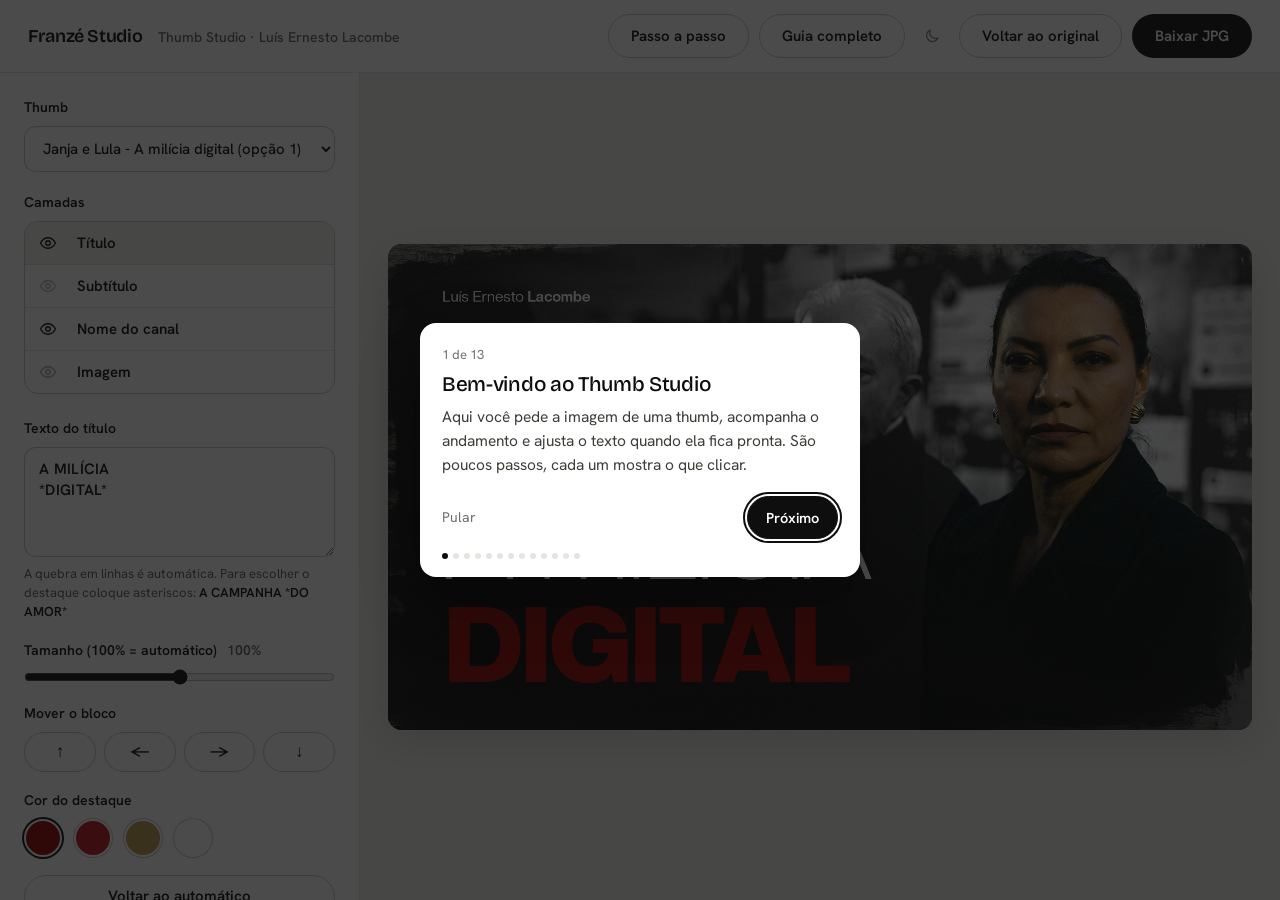
<file: index.html>
<!doctype html>
<html lang="pt-BR">
<head>
<meta charset="utf-8">
<meta name="viewport" content="width=device-width, initial-scale=1">
<title>Thumb Studio · Franzé Studio</title>
<meta name="robots" content="noindex, nofollow">
<link rel="preconnect" href="https://fonts.googleapis.com">
<link rel="preconnect" href="https://fonts.gstatic.com" crossorigin>
<link href="https://fonts.googleapis.com/css2?family=Bricolage+Grotesque:opsz,wght@12..96,500;12..96,600&family=Hanken+Grotesk:wght@400;500;600&display=swap" rel="stylesheet">
<script src="tema.js"></script>
<link rel="stylesheet" href="style.css">
</head>
<body>
<header class="topo">
  <div class="marca">Franzé Studio <span>Thumb Studio · Luís Ernesto Lacombe</span></div>
  <div class="topo-acoes">
    <button id="btnTour" class="btn btn-2" type="button">Passo a passo</button>
    <a class="btn btn-2" href="tutorial.html" style="text-decoration:none">Guia completo</a>
    <span class="tema-topo" data-tema></span>
    <button id="btnReset" class="btn btn-2" type="button">Voltar ao original</button>
    <button id="btnBaixar" class="btn btn-1" type="button">Baixar JPG</button>
  </div>
</header>

<main class="app">
  <aside class="painel">
    <label class="campo">
      <span>Thumb</span>
      <select id="selThumb"></select>
    </label>

    <div class="campo">
      <span>Camadas</span>
      <ul id="camadas" class="camadas"></ul>
    </div>
    <div id="props" class="props"></div>

    <div id="aviso" class="aviso" hidden></div>

    <dl class="info">
      <dt>Padrão</dt><dd id="infoPadrao"></dd>
      <dt>Corpo do texto</dt><dd id="infoCorpo"></dd>
      <dt>Linhas</dt><dd id="infoLinhas"></dd>
    </dl>

    <details class="pedido" id="pedido">
      <summary>Pedir uma nova imagem</summary>
      <form class="pedido-corpo" id="formPedido" autocomplete="off">
        <label class="campo">
          <span>Seu nome</span>
          <input id="pdNome" type="text" maxlength="80" placeholder="Para eu saber quem pediu">
        </label>
        <label class="campo">
          <span>Padrão</span>
          <select id="pdPadrao">
            <option value="thumbnail">Thumbnail (vermelho, P&amp;B)</option>
            <option value="live">Live (dourado, convidados em cor)</option>
          </select>
        </label>
        <label class="campo">
          <span>O que a imagem vai descrever? (1 linha)</span>
          <input id="pdDescricao" type="text" maxlength="400" placeholder="Ex.: Lula e Flávio Bolsonaro frente a frente, com o STF ao fundo" required>
        </label>
        <label class="campo">
          <span>Quem fica em evidência?</span>
          <input id="pdPessoas" type="text" maxlength="300" placeholder="Ex.: Lula (principal) e Flávio Bolsonaro">
        </label>
        <label class="campo">
          <span>Texto da thumb (opcional)</span>
          <input id="pdCopy" type="text" maxlength="200" placeholder="Deixe em branco para o estúdio sugerir opções">
        </label>
        <label class="campo">
          <span>Fotos das pessoas (opcional)</span>
          <input id="pdFotos" type="file" accept="image/*" multiple>
          <small>Anexe só se não houver boa foto na internet. Até 3 fotos.</small>
        </label>
        <input id="pdSite" type="text" tabindex="-1" autocomplete="off" aria-hidden="true" style="position:absolute;left:-9999px;opacity:0">
        <button id="btnPedido" class="btn btn-2" type="submit">Enviar pedido</button>
        <p id="pdMsg" class="msg" hidden></p>
      </form>
    </details>

    <section class="meus" id="meusPedidos" hidden>
      <h3>Meus pedidos</h3>
      <ul id="listaPedidos"></ul>
    </section>

    <label class="chk"><input type="checkbox" id="chkRef"> Comparar com a versão do Photoshop</label>
    <label class="chk"><input type="checkbox" id="chkGuias"> Mostrar áreas livres (rosto)</label>
  </aside>

  <section class="palco">
    <div class="moldura"><canvas id="tela" width="1920" height="1080"></canvas></div>
  </section>
</main>

<script src="config.js"></script>
<script src="tour.js"></script>
<script type="module" src="app.js"></script>
</body>
</html>
</file>
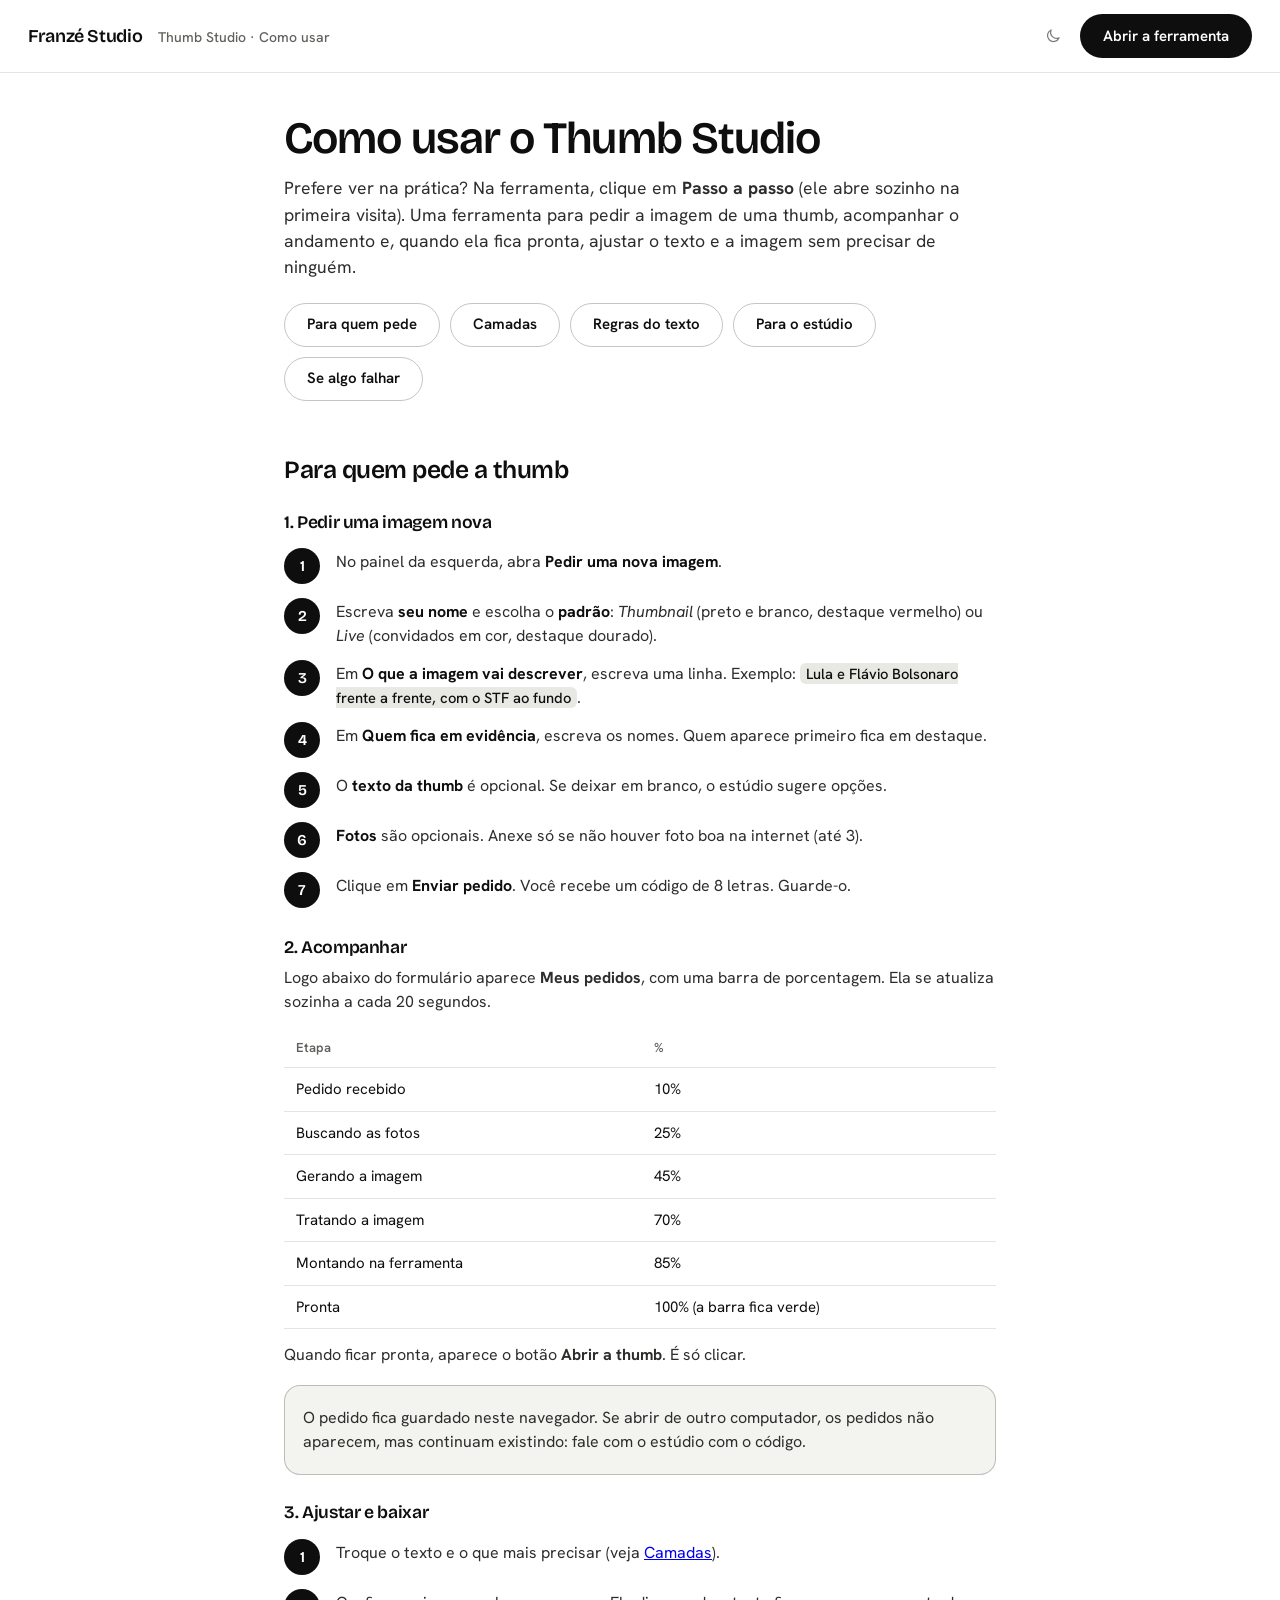
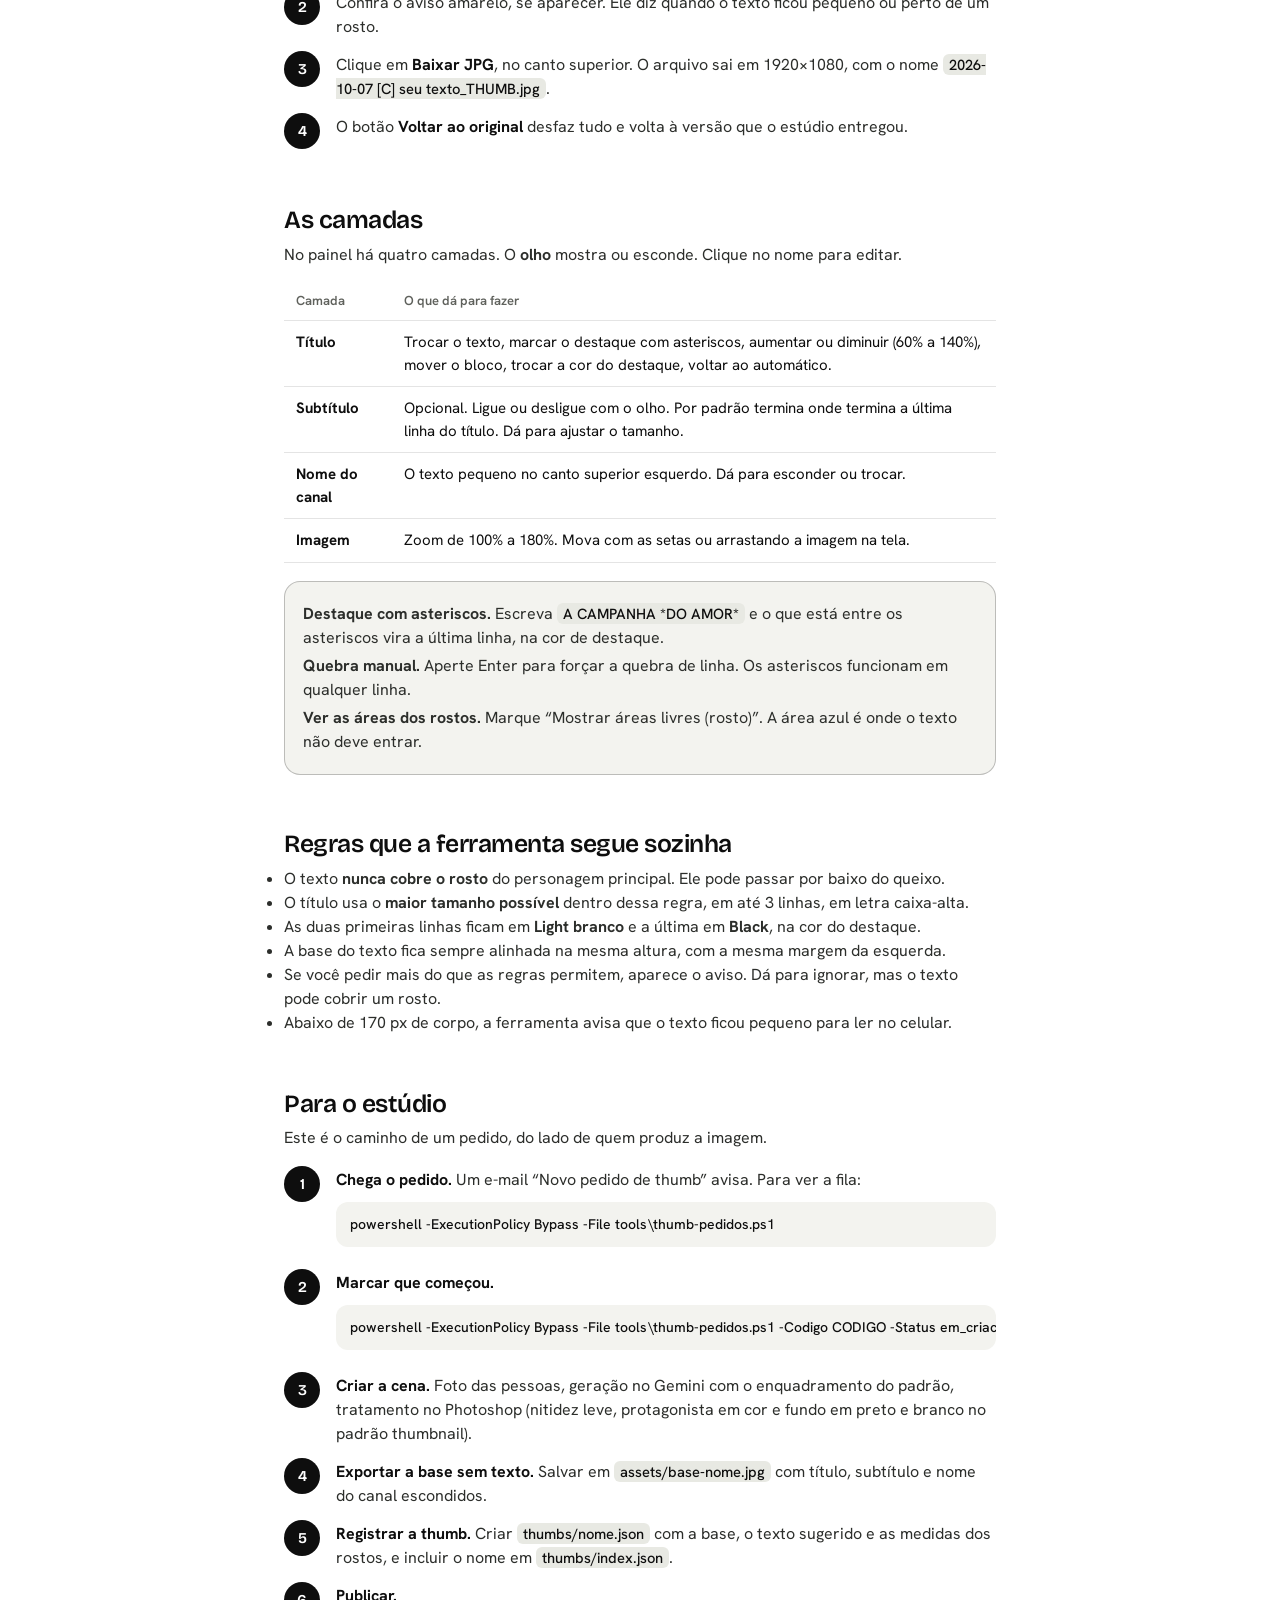
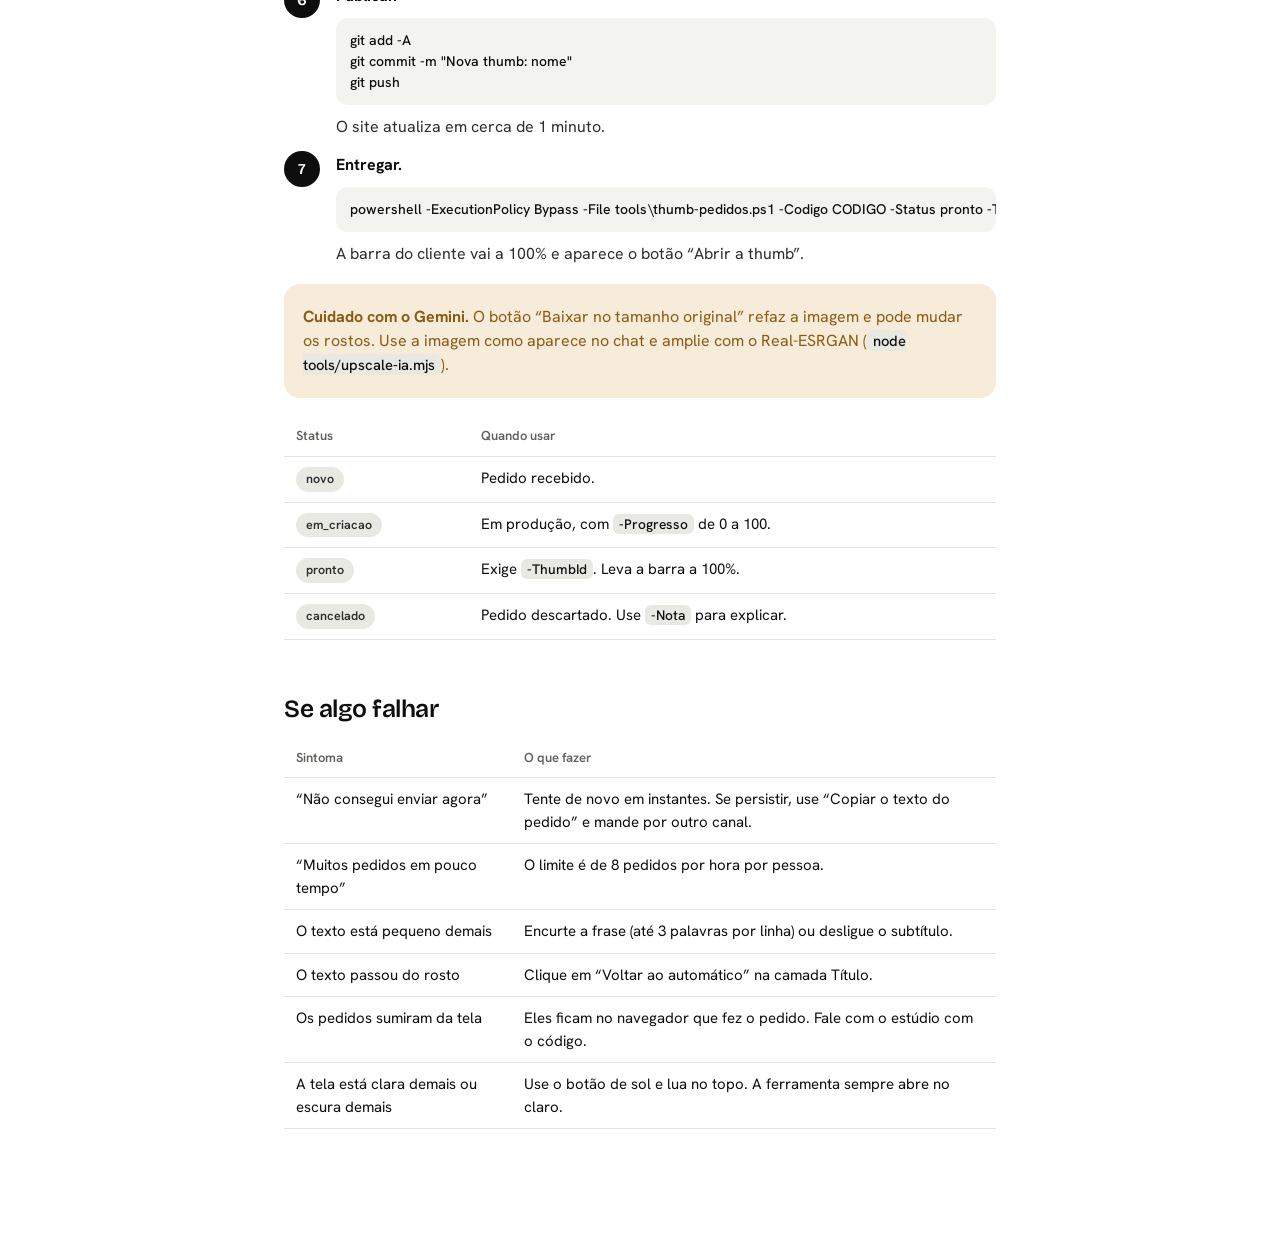
<file: tutorial.html>
<!doctype html>
<html lang="pt-BR">
<head>
<meta charset="utf-8">
<meta name="viewport" content="width=device-width, initial-scale=1">
<title>Como usar · Thumb Studio</title>
<meta name="robots" content="noindex, nofollow">
<link rel="preconnect" href="https://fonts.googleapis.com">
<link rel="preconnect" href="https://fonts.gstatic.com" crossorigin>
<link href="https://fonts.googleapis.com/css2?family=Bricolage+Grotesque:opsz,wght@12..96,500;12..96,600&family=Hanken+Grotesk:wght@400;500;600&display=swap" rel="stylesheet">
<script src="tema.js"></script>
<link rel="stylesheet" href="style.css">
<style>
  body { height: auto; }
  .topo { position: sticky; top: 0; z-index: 5; }
  .doc { max-width: 760px; margin: 0 auto; padding: 40px 24px 96px; }
  .doc h1 { font-size: clamp(2rem, 5vw, 2.8rem); margin-bottom: 12px; }
  .doc h2 { font-size: 1.55rem; margin: 56px 0 8px; }
  .doc h3 { font-size: 1.1rem; margin: 28px 0 6px; }
  .doc p, .doc li { color: var(--ink-2); }
  .doc p { margin: 8px 0; }
  .lede { font-size: 1.1rem; color: var(--ink-dim); }
  .passos { list-style: none; counter-reset: p; display: flex; flex-direction: column; gap: 14px; margin: 18px 0; padding: 0; }
  .passos li { counter-increment: p; position: relative; padding: 0 0 0 52px; min-height: 36px; }
  .passos li::before { content: counter(p); position: absolute; left: 0; top: -2px; width: 36px; height: 36px; border-radius: 50%; display: grid; place-items: center; background: var(--btn); color: var(--btn-txt); font: 600 15px 'Bricolage Grotesque', sans-serif; }
  .passos b { color: var(--ink); }
  .caixa { border: 1px solid var(--line-2); border-radius: 16px; padding: 16px 18px; margin: 18px 0; background: var(--cinza); }
  .caixa p { margin: 4px 0; }
  .caixa.aviso2 { background: var(--voce-f); border-color: transparent; }
  .caixa.aviso2 p { color: var(--voce); }
  code, pre { font-family: 'Hanken Grotesk', sans-serif; font-weight: 500; }
  pre { background: var(--cinza); border-radius: 12px; padding: 12px 14px; overflow: auto; font-size: 14px; line-height: 1.5; margin: 10px 0; color: var(--ink); }
  code { background: var(--cinza-2); border-radius: 6px; padding: 1px 6px; font-size: .92em; color: var(--ink); }
  table { width: 100%; border-collapse: collapse; margin: 14px 0; font-size: 15px; }
  th, td { text-align: left; padding: 10px 12px; border-bottom: 1px solid var(--line); vertical-align: top; }
  th { color: var(--ink-dim); font-weight: 600; font-size: 13px; text-transform: none; }
  nav.indice { display: flex; gap: 10px; flex-wrap: wrap; margin: 22px 0 8px; }
  nav.indice a { text-decoration: none; }
  .tag { display: inline-block; font-size: 12.5px; font-weight: 600; padding: 3px 10px; border-radius: 999px; background: var(--cinza-2); color: var(--ink-2); margin-right: 6px; }
</style>
</head>
<body>
<header class="topo">
  <div class="marca">Franzé Studio <span>Thumb Studio · Como usar</span></div>
  <div class="topo-acoes">
    <span class="tema-topo" data-tema></span>
    <a class="btn btn-1" href="index.html" style="text-decoration:none">Abrir a ferramenta</a>
  </div>
</header>

<main class="doc">
  <h1>Como usar o Thumb Studio</h1>
  <p class="lede">Prefere ver na prática? Na ferramenta, clique em <b>Passo a passo</b> (ele abre sozinho na primeira visita). Uma ferramenta para pedir a imagem de uma thumb, acompanhar o andamento e, quando ela fica pronta, ajustar o texto e a imagem sem precisar de ninguém.</p>
  <nav class="indice" aria-label="Seções">
    <a class="btn btn-2" href="#cliente">Para quem pede</a>
    <a class="btn btn-2" href="#camadas">Camadas</a>
    <a class="btn btn-2" href="#regras">Regras do texto</a>
    <a class="btn btn-2" href="#estudio">Para o estúdio</a>
    <a class="btn btn-2" href="#problemas">Se algo falhar</a>
  </nav>

  <h2 id="cliente">Para quem pede a thumb</h2>
  <h3>1. Pedir uma imagem nova</h3>
  <ol class="passos">
    <li>No painel da esquerda, abra <b>Pedir uma nova imagem</b>.</li>
    <li>Escreva <b>seu nome</b> e escolha o <b>padrão</b>: <i>Thumbnail</i> (preto e branco, destaque vermelho) ou <i>Live</i> (convidados em cor, destaque dourado).</li>
    <li>Em <b>O que a imagem vai descrever</b>, escreva uma linha. Exemplo: <code>Lula e Flávio Bolsonaro frente a frente, com o STF ao fundo</code>.</li>
    <li>Em <b>Quem fica em evidência</b>, escreva os nomes. Quem aparece primeiro fica em destaque.</li>
    <li>O <b>texto da thumb</b> é opcional. Se deixar em branco, o estúdio sugere opções.</li>
    <li><b>Fotos</b> são opcionais. Anexe só se não houver foto boa na internet (até 3).</li>
    <li>Clique em <b>Enviar pedido</b>. Você recebe um código de 8 letras. Guarde-o.</li>
  </ol>

  <h3>2. Acompanhar</h3>
  <p>Logo abaixo do formulário aparece <b>Meus pedidos</b>, com uma barra de porcentagem. Ela se atualiza sozinha a cada 20 segundos.</p>
  <table>
    <tr><th>Etapa</th><th>%</th></tr>
    <tr><td>Pedido recebido</td><td>10%</td></tr>
    <tr><td>Buscando as fotos</td><td>25%</td></tr>
    <tr><td>Gerando a imagem</td><td>45%</td></tr>
    <tr><td>Tratando a imagem</td><td>70%</td></tr>
    <tr><td>Montando na ferramenta</td><td>85%</td></tr>
    <tr><td>Pronta</td><td>100% (a barra fica verde)</td></tr>
  </table>
  <p>Quando ficar pronta, aparece o botão <b>Abrir a thumb</b>. É só clicar.</p>
  <div class="caixa"><p>O pedido fica guardado neste navegador. Se abrir de outro computador, os pedidos não aparecem, mas continuam existindo: fale com o estúdio com o código.</p></div>

  <h3>3. Ajustar e baixar</h3>
  <ol class="passos">
    <li>Troque o texto e o que mais precisar (veja <a href="#camadas">Camadas</a>).</li>
    <li>Confira o aviso amarelo, se aparecer. Ele diz quando o texto ficou pequeno ou perto de um rosto.</li>
    <li>Clique em <b>Baixar JPG</b>, no canto superior. O arquivo sai em 1920×1080, com o nome <code>2026-10-07 [C] seu texto_THUMB.jpg</code>.</li>
    <li>O botão <b>Voltar ao original</b> desfaz tudo e volta à versão que o estúdio entregou.</li>
  </ol>

  <h2 id="camadas">As camadas</h2>
  <p>No painel há quatro camadas. O <b>olho</b> mostra ou esconde. Clique no nome para editar.</p>
  <table>
    <tr><th>Camada</th><th>O que dá para fazer</th></tr>
    <tr><td><b>Título</b></td><td>Trocar o texto, marcar o destaque com asteriscos, aumentar ou diminuir (60% a 140%), mover o bloco, trocar a cor do destaque, voltar ao automático.</td></tr>
    <tr><td><b>Subtítulo</b></td><td>Opcional. Ligue ou desligue com o olho. Por padrão termina onde termina a última linha do título. Dá para ajustar o tamanho.</td></tr>
    <tr><td><b>Nome do canal</b></td><td>O texto pequeno no canto superior esquerdo. Dá para esconder ou trocar.</td></tr>
    <tr><td><b>Imagem</b></td><td>Zoom de 100% a 180%. Mova com as setas ou arrastando a imagem na tela.</td></tr>
  </table>
  <div class="caixa">
    <p><b>Destaque com asteriscos.</b> Escreva <code>A CAMPANHA *DO AMOR*</code> e o que está entre os asteriscos vira a última linha, na cor de destaque.</p>
    <p><b>Quebra manual.</b> Aperte Enter para forçar a quebra de linha. Os asteriscos funcionam em qualquer linha.</p>
    <p><b>Ver as áreas dos rostos.</b> Marque “Mostrar áreas livres (rosto)”. A área azul é onde o texto não deve entrar.</p>
  </div>

  <h2 id="regras">Regras que a ferramenta segue sozinha</h2>
  <ul>
    <li>O texto <b>nunca cobre o rosto</b> do personagem principal. Ele pode passar por baixo do queixo.</li>
    <li>O título usa o <b>maior tamanho possível</b> dentro dessa regra, em até 3 linhas, em letra caixa-alta.</li>
    <li>As duas primeiras linhas ficam em <b>Light branco</b> e a última em <b>Black</b>, na cor do destaque.</li>
    <li>A base do texto fica sempre alinhada na mesma altura, com a mesma margem da esquerda.</li>
    <li>Se você pedir mais do que as regras permitem, aparece o aviso. Dá para ignorar, mas o texto pode cobrir um rosto.</li>
    <li>Abaixo de 170 px de corpo, a ferramenta avisa que o texto ficou pequeno para ler no celular.</li>
  </ul>

  <h2 id="estudio">Para o estúdio</h2>
  <p>Este é o caminho de um pedido, do lado de quem produz a imagem.</p>
  <ol class="passos">
    <li><b>Chega o pedido.</b> Um e-mail “Novo pedido de thumb” avisa. Para ver a fila: <pre>powershell -ExecutionPolicy Bypass -File tools\thumb-pedidos.ps1</pre></li>
    <li><b>Marcar que começou.</b> <pre>powershell -ExecutionPolicy Bypass -File tools\thumb-pedidos.ps1 -Codigo CODIGO -Status em_criacao -Progresso 25 -Etapa "Buscando as fotos"</pre></li>
    <li><b>Criar a cena.</b> Foto das pessoas, geração no Gemini com o enquadramento do padrão, tratamento no Photoshop (nitidez leve, protagonista em cor e fundo em preto e branco no padrão thumbnail).</li>
    <li><b>Exportar a base sem texto.</b> Salvar em <code>assets/base-nome.jpg</code> com título, subtítulo e nome do canal escondidos.</li>
    <li><b>Registrar a thumb.</b> Criar <code>thumbs/nome.json</code> com a base, o texto sugerido e as medidas dos rostos, e incluir o nome em <code>thumbs/index.json</code>.</li>
    <li><b>Publicar.</b> <pre>git add -A
git commit -m "Nova thumb: nome"
git push</pre> O site atualiza em cerca de 1 minuto.</li>
    <li><b>Entregar.</b> <pre>powershell -ExecutionPolicy Bypass -File tools\thumb-pedidos.ps1 -Codigo CODIGO -Status pronto -ThumbId nome -Nota "Pronto! Pode ajustar o texto."</pre> A barra do cliente vai a 100% e aparece o botão “Abrir a thumb”.</li>
  </ol>
  <div class="caixa aviso2"><p><b>Cuidado com o Gemini.</b> O botão “Baixar no tamanho original” refaz a imagem e pode mudar os rostos. Use a imagem como aparece no chat e amplie com o Real-ESRGAN (<code>node tools/upscale-ia.mjs</code>).</p></div>
  <table>
    <tr><th>Status</th><th>Quando usar</th></tr>
    <tr><td><span class="tag">novo</span></td><td>Pedido recebido.</td></tr>
    <tr><td><span class="tag">em_criacao</span></td><td>Em produção, com <code>-Progresso</code> de 0 a 100.</td></tr>
    <tr><td><span class="tag">pronto</span></td><td>Exige <code>-ThumbId</code>. Leva a barra a 100%.</td></tr>
    <tr><td><span class="tag">cancelado</span></td><td>Pedido descartado. Use <code>-Nota</code> para explicar.</td></tr>
  </table>

  <h2 id="problemas">Se algo falhar</h2>
  <table>
    <tr><th>Sintoma</th><th>O que fazer</th></tr>
    <tr><td>“Não consegui enviar agora”</td><td>Tente de novo em instantes. Se persistir, use “Copiar o texto do pedido” e mande por outro canal.</td></tr>
    <tr><td>“Muitos pedidos em pouco tempo”</td><td>O limite é de 8 pedidos por hora por pessoa.</td></tr>
    <tr><td>O texto está pequeno demais</td><td>Encurte a frase (até 3 palavras por linha) ou desligue o subtítulo.</td></tr>
    <tr><td>O texto passou do rosto</td><td>Clique em “Voltar ao automático” na camada Título.</td></tr>
    <tr><td>Os pedidos sumiram da tela</td><td>Eles ficam no navegador que fez o pedido. Fale com o estúdio com o código.</td></tr>
    <tr><td>A tela está clara demais ou escura demais</td><td>Use o botão de sol e lua no topo. A ferramenta sempre abre no claro.</td></tr>
  </table>
</main>
</body>
</html>
</file>
<file: style.css>
/* Identidade do Franzé Studio (mesmos tokens do portal): claro por padrão, Bricolage nos títulos, Hanken no resto,
   botões em pílula que só trocam de cor, um preto por tela. */
:root {
  --bg: #fff; --ink: #0e0e0e; --ink-2: #2c2e2b; --ink-dim: #5f615c;
  --line: rgba(14,14,14,.11); --line-2: rgba(14,14,14,.24);
  --cinza: #f3f3ef; --cinza-2: #e8e9e3; --grafite: #222625; --salvia: #cad2c6;
  --btn: #0e0e0e; --btn-txt: #fff; --btn-hover: #3a3d3c;
  --voce: #8a5a12; --voce-f: #f6ecd9; --ok: #2f6b45; --erro: #9b2c24;
  --campo: #fff;
  --ok-f: #e3efe6; --espera: #4a5560; --espera-f: #e8ecef; --erro-f: #f5e3e1; --sombra: rgba(0,0,0,.14); --palco: var(--cinza);
}
/* MODO ESCURO: o tema.js poe data-theme no <html>; a ferramenta sempre abre no claro e o escuro vale até fechar a aba. */
:root[data-theme="dark"] {
  --bg: #171a19; --ink: #ecede9; --ink-2: #d3d6cf; --ink-dim: #a3a59e;
  --line: rgba(236,237,233,.12); --line-2: rgba(236,237,233,.26);
  --cinza: #212524; --cinza-2: #2a2f2d; --grafite: #2b302e; --salvia: #9fae9a;
  --btn: #ecede9; --btn-txt: #111312; --btn-hover: #cfd3cc;
  --voce: #e5bb73; --voce-f: #3a2f1c; --ok: #8fcaa2; --ok-f: #20352a; --erro: #f08a82; --erro-f: #3a2220;
  --espera: #b5c1cc; --espera-f: #28303a; --campo: #1c201e; --sombra: rgba(0,0,0,.4);
  color-scheme: dark;
}
* { margin: 0; padding: 0; box-sizing: border-box; }
html { -webkit-font-smoothing: antialiased; }
html, body { height: 100%; }
body { background: var(--bg); color: var(--ink); font-family: 'Hanken Grotesk', system-ui, sans-serif; font-size: 16px; line-height: 1.5; }
[hidden] { display: none !important; }
h1, h2, h3 { font-family: 'Bricolage Grotesque', sans-serif; font-weight: 600; letter-spacing: -.02em; line-height: 1.12; }
:focus-visible { outline: 2px solid var(--ink); outline-offset: 2px; }

.topo { display: flex; align-items: center; justify-content: space-between; gap: 16px; padding: 14px 28px; border-bottom: 1px solid var(--line); background: var(--bg); }
.marca { font-family: 'Bricolage Grotesque', sans-serif; font-weight: 600; font-size: 18px; letter-spacing: -.02em; }
.marca span { color: var(--ink-dim); font-family: 'Hanken Grotesk', sans-serif; font-weight: 500; font-size: 14px; letter-spacing: 0; margin-left: 12px; }
.topo-acoes { display: flex; gap: 10px; }

.btn { display: inline-flex; align-items: center; justify-content: center; height: 44px; padding: 0 22px; border-radius: 999px; border: 1px solid transparent; font: 600 15px/1 'Hanken Grotesk', sans-serif; cursor: pointer; white-space: nowrap; transition: background-color .2s, border-color .2s, color .2s; }
.btn-1 { background: var(--btn); color: var(--btn-txt); }
.btn-1:hover { background: var(--btn-hover); }
.btn-2 { background: transparent; border-color: var(--line-2); color: var(--ink); }
.btn-2:hover { border-color: var(--ink); }

.app { display: grid; grid-template-columns: 360px 1fr; height: calc(100% - 73px); }
.painel { padding: 24px 24px 32px; border-right: 1px solid var(--line); background: var(--bg); overflow: auto; display: flex; flex-direction: column; gap: 20px; }
.campo { display: flex; flex-direction: column; gap: 8px; }
.campo > span { font-size: 14px; font-weight: 600; color: var(--ink); }
.campo small { color: var(--ink-dim); font-size: 13px; line-height: 1.45; }
.campo small b { color: var(--ink); font-weight: 600; }
select, textarea, input[type="text"] { font: 500 15px/1.4 'Hanken Grotesk', sans-serif; color: var(--ink); background: var(--campo); border: 1px solid var(--line-2); border-radius: 12px; padding: 11px 14px; width: 100%; }
select:focus, textarea:focus, input[type="text"]:focus { outline: 2px solid var(--ink); outline-offset: 1px; }
textarea { resize: vertical; text-transform: uppercase; font-weight: 600; letter-spacing: .02em; min-height: 110px; }
input[type="file"] { font: 400 13px 'Hanken Grotesk', sans-serif; color: var(--ink-dim); }

.paleta { display: flex; gap: 12px; flex-wrap: wrap; }
.sw { width: 38px; height: 38px; border-radius: 50%; border: 2px solid var(--bg); box-shadow: 0 0 0 1px var(--line-2); cursor: pointer; padding: 0; transition: box-shadow .2s; }
.sw:hover { box-shadow: 0 0 0 1px var(--ink); }
.sw[aria-pressed="true"] { box-shadow: 0 0 0 2px var(--ink); }

.aviso { background: var(--voce-f); color: var(--voce); border-radius: 12px; padding: 11px 14px; font-size: 14px; font-weight: 500; }
.info { display: grid; grid-template-columns: 112px 1fr; gap: 6px 12px; font-size: 14px; }
.info dt { color: var(--ink-dim); } .info dd { margin: 0; font-weight: 500; }
.chk { display: flex; gap: 10px; align-items: center; color: var(--ink-dim); font-size: 14px; cursor: pointer; }
.chk input { accent-color: var(--ink); width: 16px; height: 16px; }

.pedido { border: 1px solid var(--line-2); border-radius: 16px; background: var(--bg); }
.pedido summary { cursor: pointer; padding: 14px 18px; font-weight: 600; list-style: none; display: flex; justify-content: space-between; align-items: center; }
.pedido summary::-webkit-details-marker { display: none; }
.pedido summary::after { content: '+'; font-size: 20px; line-height: 1; color: var(--ink-dim); }
.pedido[open] summary::after { content: '–'; }
.pedido[open] summary { border-bottom: 1px solid var(--line); }
.pedido-corpo { padding: 18px; display: flex; flex-direction: column; gap: 16px; }
.pd-preview { white-space: pre-wrap; font: 400 13px/1.55 'Hanken Grotesk', sans-serif; color: var(--ink-2); background: var(--cinza); border-radius: 12px; padding: 12px 14px; }
.ok { color: var(--ok); font-weight: 500; }

.palco { display: grid; place-items: center; padding: 28px; overflow: auto; background: var(--cinza); }
.moldura { width: 100%; max-width: 1280px; aspect-ratio: 16/9; background: #000; border-radius: 14px; overflow: hidden; box-shadow: 0 12px 40px var(--sombra); }
canvas { width: 100%; height: 100%; display: block; }

@media (max-width: 860px) {
  .app { grid-template-columns: 1fr; height: auto; }
  .painel { border-right: 0; border-bottom: 1px solid var(--line); }
  .topo { padding: 12px 16px; flex-wrap: wrap; }
  .palco { padding: 16px; }
}

.msg { font-size: 14px; font-weight: 500; line-height: 1.45; }
.msg.ok { color: var(--ok); } .msg.erro { color: var(--erro); }
.msg .cod { font-family: 'Bricolage Grotesque', sans-serif; font-weight: 600; font-size: 17px; letter-spacing: .04em; color: var(--ink); }
.linklike { background: none; border: 0; padding: 0; color: var(--ink-dim); text-decoration: underline; cursor: pointer; font: inherit; }
.meus h3 { font-size: 17px; margin-bottom: 10px; }
.meus ul { list-style: none; display: flex; flex-direction: column; gap: 10px; }
.meus li { border: 1px solid var(--line-2); border-radius: 14px; padding: 12px 14px; display: flex; flex-direction: column; gap: 6px; }
.meus .t { font-weight: 600; font-size: 14px; line-height: 1.35; }
.meus .m { display: flex; align-items: center; justify-content: space-between; gap: 10px; font-size: 13px; color: var(--ink-dim); }
.badge { font-size: 12.5px; font-weight: 600; padding: 3px 10px; border-radius: 999px; background: var(--cinza-2); color: var(--ink-2); }
.badge.novo { background: var(--espera-f); color: var(--espera); } .badge.em_criacao { background: var(--voce-f); color: var(--voce); }
.badge.pronto { background: var(--ok-f); color: var(--ok); } .badge.cancelado { background: var(--erro-f); color: var(--erro); }
.meus .nota { font-size: 13px; color: var(--ink-2); }
.meus .abrir { align-self: flex-start; height: 36px; font-size: 14px; padding: 0 16px; }

.prog { display: flex; flex-direction: column; gap: 6px; }
.prog-top { display: flex; justify-content: space-between; align-items: baseline; gap: 10px; font-size: 13px; color: var(--ink-2); }
.prog-top b { font-family: 'Bricolage Grotesque', sans-serif; font-weight: 600; font-size: 15px; color: var(--ink); font-variant-numeric: tabular-nums; }
.prog-trilho { height: 8px; border-radius: 999px; background: var(--cinza-2); overflow: hidden; }
.prog-fill { height: 100%; border-radius: 999px; background: var(--ink); transition: width .6s ease; }
.prog-fill.ok { background: var(--ok); }

.camadas { list-style: none; border: 1px solid var(--line-2); border-radius: 14px; overflow: hidden; }
.cam { display: flex; align-items: center; border-bottom: 1px solid var(--line); }
.cam:last-child { border-bottom: 0; }
.cam.sel { background: var(--cinza); }
.cam .nome { flex: 1; text-align: left; background: none; border: 0; padding: 12px 14px; font: 600 15px/1 "Hanken Grotesk", sans-serif; color: var(--ink); cursor: pointer; }
.cam .olho { background: none; border: 0; padding: 12px 6px 12px 14px; color: var(--ink); cursor: pointer; display: grid; place-items: center; }
.cam .olho[aria-pressed="false"] { color: var(--ink-dim); opacity: .45; }
.cam .olho[disabled] { cursor: default; opacity: .35; }
.props { display: flex; flex-direction: column; gap: 18px; padding-top: 4px; }
.setas { display: grid; grid-template-columns: repeat(4, 1fr); gap: 8px; }
.setas .btn { height: 40px; padding: 0; font-size: 17px; }
input[type="range"] { width: 100%; accent-color: var(--ink); }
.campo > span b { font-weight: 600; color: var(--ink-dim); margin-left: 6px; }
canvas.arrastavel { cursor: grab; }

.topo-acoes { align-items: center; }
.tema-topo { display: flex; color: var(--ink-dim); }
</file>
